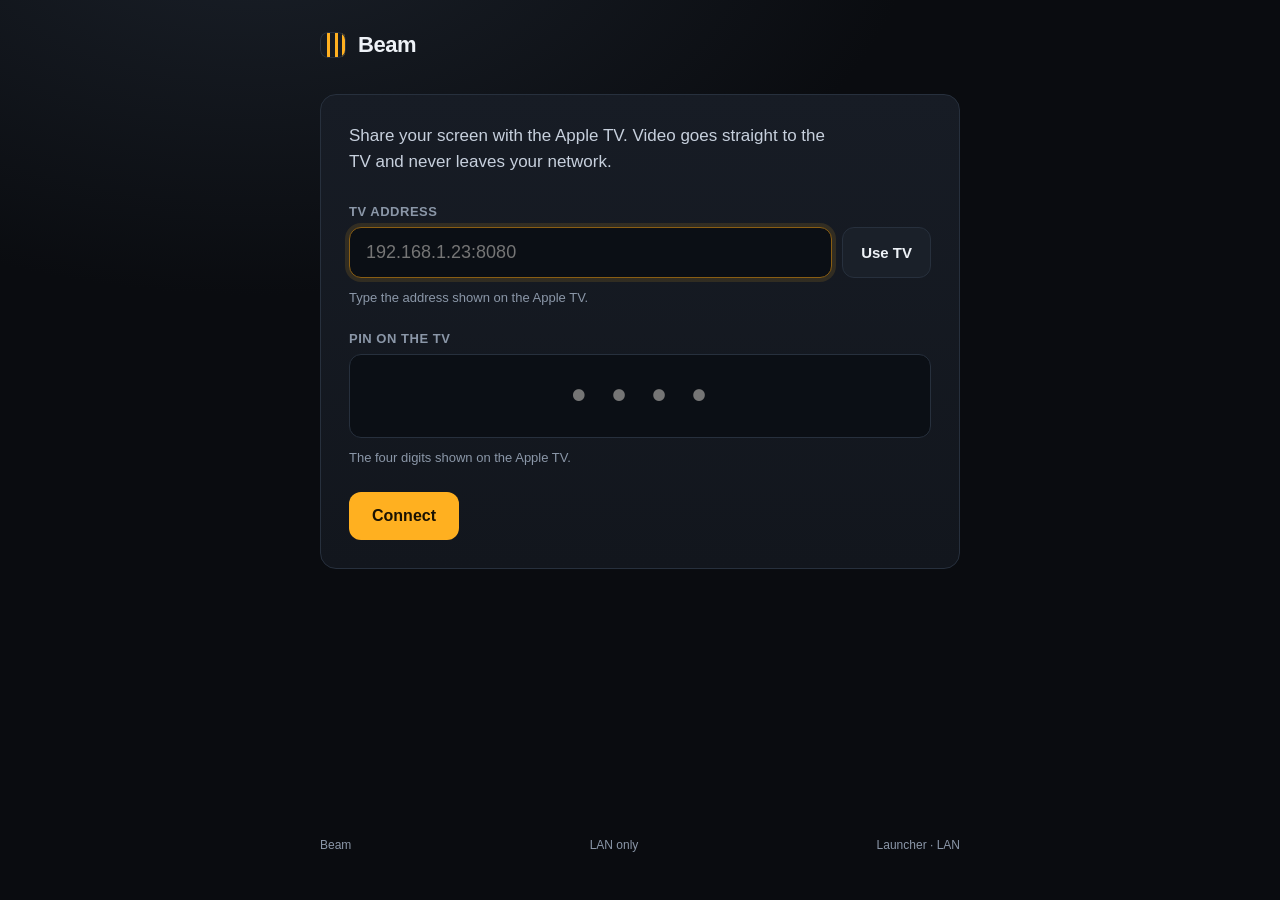
<file: index.html>
<!doctype html>
<html lang="en">
  <head>
    <meta charset="utf-8" />
    <meta name="viewport" content="width=device-width, initial-scale=1" />
    <meta name="color-scheme" content="dark" />
    <meta name="theme-color" content="#0a0c10" />
    <meta name="description" content="Share your screen to Apple TV. Everything stays on your local network." />
    <title>Beam — share your screen</title>
    <link rel="icon" href="./icon.svg" type="image/svg+xml" />
    <link rel="manifest" href="./manifest.webmanifest" />
    <script type="module" crossorigin src="./assets/main-CM1QJWjN.js"></script>
    <link rel="modulepreload" crossorigin href="./assets/styles-BPmNY4_w.js">
    <link rel="stylesheet" crossorigin href="./assets/styles-Ci58jAXy.css">
  </head>
  <body>
    <div id="app">
      <header class="top">
        <div class="brand"><span class="beam-mark" aria-hidden="true"></span> Beam</div>
        <div id="tv-name" class="tv-name"></div>
      </header>

      <main>
        <section id="connect-panel" class="panel">
          <p class="lede">Share your screen with the Apple TV. Video goes straight to the TV and never leaves your network.</p>

          <div id="target-row" class="target-row">
            <label for="tv-address">TV address</label>
            <div class="target-input">
              <input id="tv-address" type="text" inputmode="url" autocomplete="off" spellcheck="false" placeholder="192.168.1.23:8080" />
              <button id="save-target" class="secondary" type="button">Use TV</button>
            </div>
            <p id="target-hint" class="hint"></p>
          </div>

          <div id="pin-row">
            <label for="pin">PIN on the TV</label>
            <input id="pin" class="pin" type="text" inputmode="numeric" autocomplete="one-time-code" maxlength="4" pattern="[0-9]*" placeholder="••••" aria-describedby="pin-hint" />
            <p id="pin-hint" class="hint">The four digits shown on the Apple TV.</p>
          </div>

          <div class="actions">
            <button id="connect" class="primary" type="button">Connect</button>
          </div>
        </section>

        <section id="ready-panel" class="panel" hidden>
          <p class="status-line"><span class="dot ok" aria-hidden="true"></span> Connected to <strong id="ready-tv"></strong></p>

          <div class="quality" role="group" aria-label="Quality">
            <button id="sharp" type="button" data-mode="sharp" aria-pressed="true">
              <span>Sharp</span><small>Text, slides, code</small>
            </button>
            <button id="smooth" type="button" data-mode="smooth" aria-pressed="false">
              <span>Smooth</span><small>Motion and video</small>
            </button>
          </div>

          <button id="share" class="primary big" type="button">Share screen</button>
          <p class="hint">Pick a screen, window or tab in the browser picker.</p>
        </section>

        <section id="sharing-panel" class="panel" hidden>
          <p class="status-line"><span class="dot live" aria-hidden="true"></span> Sharing to <strong id="sharing-tv"></strong></p>
          <dl class="stats">
            <div><dt>Resolution</dt><dd id="stat-resolution">—</dd></div>
            <div><dt>Frame rate</dt><dd id="stat-fps">—</dd></div>
            <div><dt>Bitrate</dt><dd id="stat-mbps">—</dd></div>
            <div><dt>TV decode</dt><dd id="stat-decode">—</dd></div>
          </dl>
          <button id="stop" class="danger" type="button">Stop sharing</button>
          <p class="hint">You can also use the browser's “Stop sharing” bar, or Menu on the remote.</p>
        </section>

        <section id="ended-panel" class="panel" hidden>
          <h2>Session ended</h2>
          <p class="hint" id="ended-reason"></p>
          <div class="actions">
            <button id="again" class="primary" type="button">Start again</button>
            <a id="open-direct" class="button-link secondary" hidden>Open direct connection</a>
          </div>
        </section>

        <div id="error" class="error" role="alert" hidden></div>
        <div id="notice" class="notice" hidden></div>
      </main>

      <footer>
        <span>Beam</span>
        <span>LAN only</span>
        <span id="mode-label"></span>
      </footer>
    </div>

  </body>
</html>
</file>
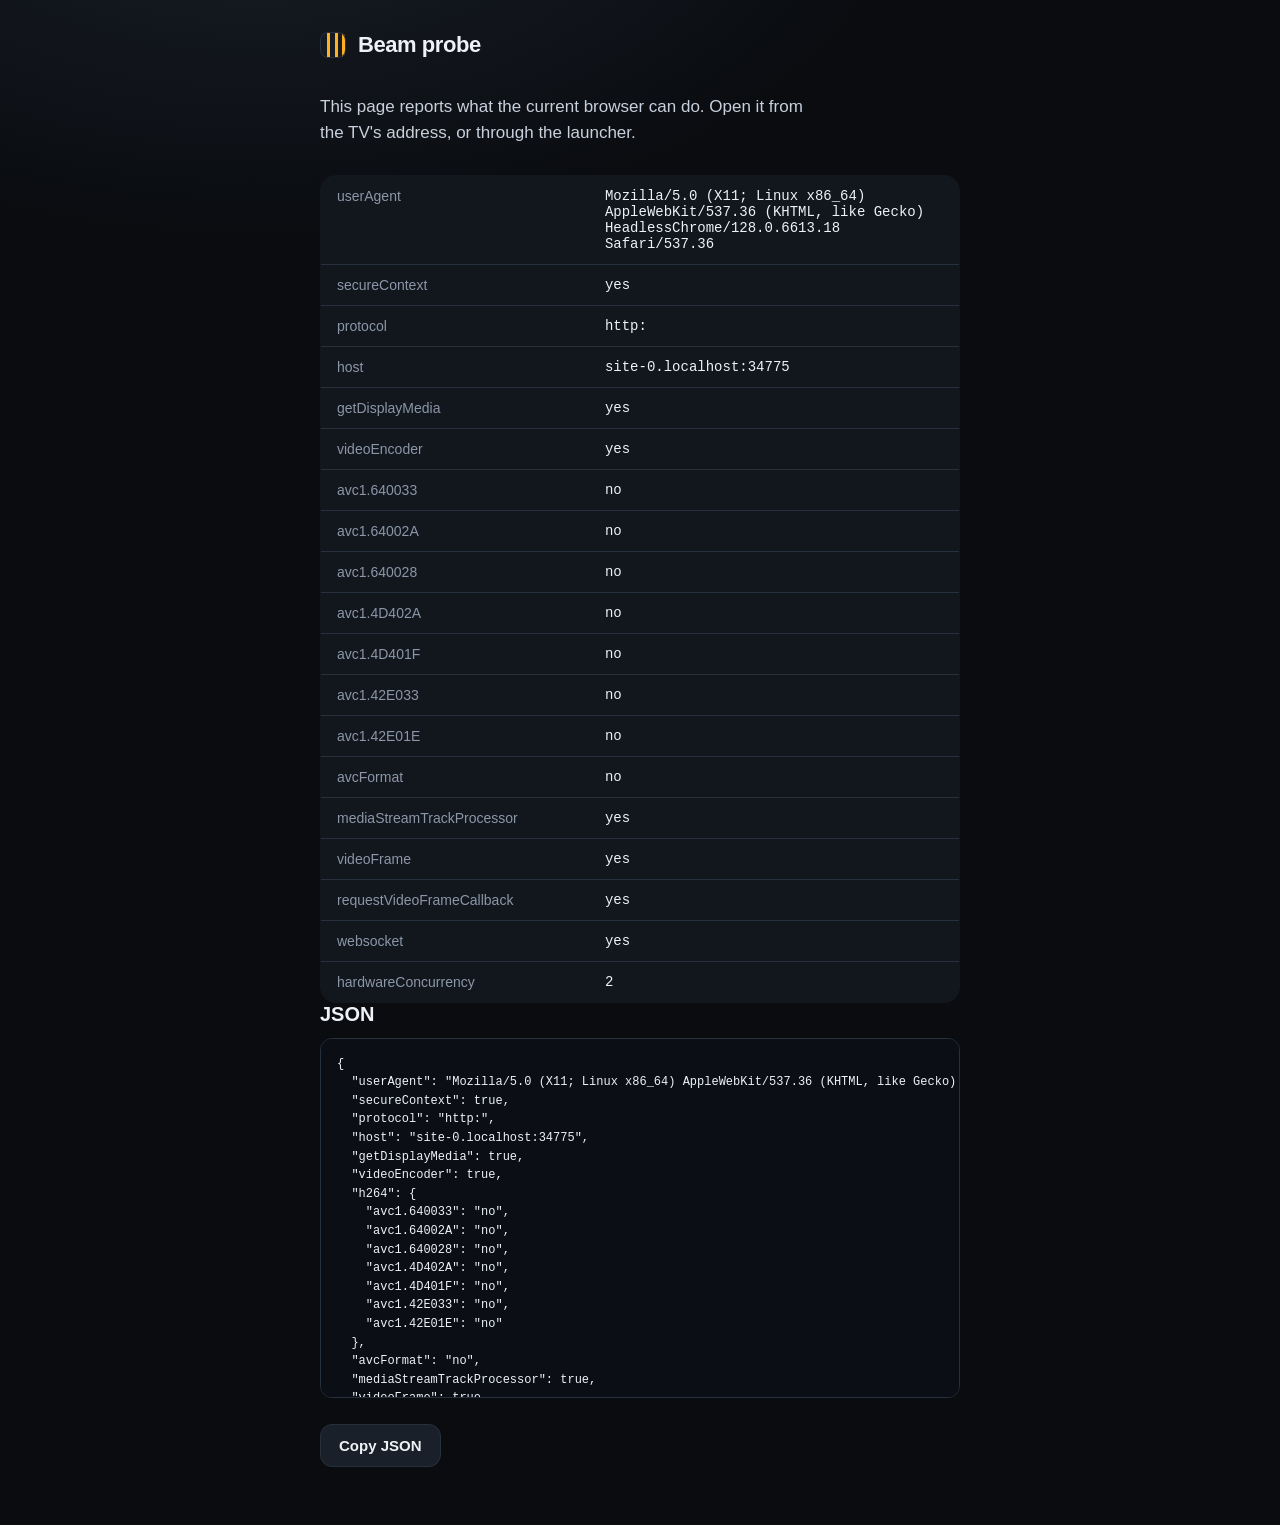
<file: probe.html>
<!doctype html>
<html lang="en">
  <head>
    <meta charset="utf-8" />
    <meta name="viewport" content="width=device-width, initial-scale=1" />
    <meta name="color-scheme" content="dark" />
    <title>Beam — browser probe</title>
    <link rel="icon" href="./icon.svg" type="image/svg+xml" />
    <script type="module" crossorigin src="./assets/probe-BAx-mOum.js"></script>
    <link rel="modulepreload" crossorigin href="./assets/styles-BPmNY4_w.js">
    <link rel="stylesheet" crossorigin href="./assets/styles-Ci58jAXy.css">
  </head>
  <body>
    <div id="app" class="probe-page">
      <header class="top">
        <div class="brand"><span class="beam-mark" aria-hidden="true"></span> Beam probe</div>
      </header>
      <main>
        <p class="lede">This page reports what the current browser can do. Open it from the TV's address, or through the launcher.</p>
        <table class="probe-table">
          <tbody id="probe-results"></tbody>
        </table>
        <h2>JSON</h2>
        <pre id="probe-json" class="probe-json"></pre>
        <button id="copy-probe" class="secondary" type="button">Copy JSON</button>
        <p class="hint" id="copy-hint"></p>
      </main>
    </div>
  </body>
</html>
</file>
<file: assets/styles-Ci58jAXy.css>
:root{--bg:#0a0c10;--panel:#12161d;--panel-2:#171c25;--text:#eef2f7;--muted:#8b97a8;--line:#27303d;--amber:#ffb020;--amber-dim:#8a5e13;--green:#4ade80;--red:#f87171;--blue:#7dd3fc;--radius:16px;--lightningcss-light: ;--lightningcss-dark:initial;color-scheme:dark;font-family:-apple-system,BlinkMacSystemFont,Segoe UI,Roboto,Helvetica,Arial,sans-serif}*{box-sizing:border-box}html,body{background:radial-gradient(1200px 700px at 20% -10%, #1a2029 0%, var(--bg) 55%) no-repeat;min-height:100%;color:var(--text);margin:0}body{justify-content:center;min-height:100vh;padding:32px 20px 48px;display:flex}#app{flex-direction:column;width:100%;max-width:640px;min-height:calc(100vh - 80px);display:flex}.top{justify-content:space-between;align-items:baseline;gap:16px;margin-bottom:36px;display:flex}.brand{letter-spacing:-.02em;align-items:center;gap:12px;font-size:22px;font-weight:700;display:flex}.beam-mark{background:linear-gradient(90deg, transparent 0 28%, var(--amber) 28% 40%, transparent 40% 56%, var(--amber) 56% 68%, transparent 68% 84%, var(--amber) 84% 96%, transparent 96%), #161b23;width:26px;height:26px;box-shadow:inset 0 0 0 1px var(--line);border-radius:8px}.tv-name{color:var(--muted);text-align:right;font-size:14px}main{flex:1}.panel{background:linear-gradient(180deg, var(--panel-2), var(--panel));border:1px solid var(--line);border-radius:var(--radius);padding:28px}.lede{color:#c7d0dd;max-width:52ch;margin:0 0 28px;font-size:17px;line-height:1.55}label{color:var(--muted);letter-spacing:.04em;text-transform:uppercase;margin-bottom:8px;font-size:13px;font-weight:600;display:block}input[type=text]{border:1px solid var(--line);width:100%;color:var(--text);background:#0b0f15;border-radius:12px;outline:none;padding:14px 16px;font-size:18px;transition:border-color .12s,box-shadow .12s}input[type=text]:focus{border-color:var(--amber-dim);box-shadow:0 0 0 4px #ffb0201f}input.pin{letter-spacing:.4em;text-align:center;padding:18px 10px 18px 24px;font-family:ui-monospace,SFMono-Regular,Menlo,Consolas,monospace;font-size:40px}.target-row{margin-bottom:24px}.target-input{gap:10px;display:flex}.target-input input{flex:1}#pin-row{margin-bottom:24px}.hint{color:var(--muted);margin:10px 0 0;font-size:13px;line-height:1.5}.actions{gap:12px;margin-top:8px;display:flex}button{font:inherit;cursor:pointer;border:1px solid #0000;border-radius:12px;transition:transform 80ms,background .12s,border-color .12s}button:active{transform:translateY(1px)}button.primary{background:var(--amber);color:#1a1203;padding:14px 22px;font-size:16px;font-weight:700}button.primary:hover{background:#ffc04d}button.primary.big{width:100%;padding:18px 22px;font-size:18px}button.secondary{border-color:var(--line);color:var(--text);background:#1a2029;padding:0 18px;font-size:15px;font-weight:600}button.secondary:hover{background:#222a36}button.danger{color:#ffb4b4;background:#2a1416;border-color:#58262b;width:100%;padding:14px 22px;font-size:16px;font-weight:700}button.danger:hover{background:#36191c}button:disabled{opacity:.45;cursor:not-allowed}.button-link{border:1px solid var(--line);color:var(--text);background:#1a2029;border-radius:12px;justify-content:center;align-items:center;padding:14px 22px;font-size:16px;font-weight:700;text-decoration:none;display:inline-flex}.button-link:hover{background:#222a36}.status-line{color:#c7d0dd;align-items:center;gap:10px;margin:0 0 24px;font-size:17px;display:flex}.status-line strong{color:var(--text)}.dot{background:var(--muted);border-radius:50%;flex:none;width:10px;height:10px}.dot.ok{background:var(--green);box-shadow:0 0 0 4px #4ade801f}.dot.live{background:var(--red);animation:1.6s ease-in-out infinite pulse;box-shadow:0 0 0 4px #f8717124}@keyframes pulse{50%{opacity:.45}}.quality{grid-template-columns:1fr 1fr;gap:10px;margin-bottom:22px;display:grid}.quality button{border-color:var(--line);color:var(--muted);text-align:left;background:#0b0f15;padding:16px}.quality button span{color:var(--text);margin-bottom:4px;font-size:16px;font-weight:650;display:block}.quality button small{font-size:12px}.quality button[aria-pressed=true]{border-color:var(--amber-dim);box-shadow:inset 0 0 0 1px var(--amber-dim);background:#1b1609}.quality button[aria-pressed=true] span{color:var(--amber)}.stats{grid-template-columns:1fr 1fr;gap:12px;margin:0 0 22px;display:grid}.stats div{border:1px solid var(--line);background:#0b0f15;border-radius:12px;padding:14px 16px}.stats dt{color:var(--muted);letter-spacing:.04em;text-transform:uppercase;margin-bottom:6px;font-size:12px}.stats dd{margin:0;font-family:ui-monospace,SFMono-Regular,Menlo,Consolas,monospace;font-size:18px}.error,.notice{border-radius:12px;margin-top:18px;padding:14px 16px;font-size:14px;line-height:1.5}.error{color:#ffc2c2;background:#2a1416;border:1px solid #58262b}.notice{color:#b7e2fb;background:#101a22;border:1px solid #244152}.notice button,.error button{border-color:var(--line);color:var(--text);background:#1a2029;margin-top:10px;margin-right:8px;padding:9px 14px;font-size:13px;font-weight:600}h2{margin:0 0 10px;font-size:20px}footer{color:var(--muted);justify-content:space-between;gap:12px;padding-top:28px;font-size:12px;display:flex}.probe-page{max-width:760px}.probe-table{border-collapse:collapse;background:var(--panel);border:1px solid var(--line);border-radius:var(--radius);width:100%;overflow:hidden}.probe-table td{border-bottom:1px solid var(--line);vertical-align:top;padding:12px 16px;font-size:14px}.probe-table tr:last-child td{border-bottom:0}.probe-table td:first-child{color:var(--muted);width:42%}.probe-table td:last-child{word-break:break-word;font-family:ui-monospace,SFMono-Regular,Menlo,Consolas,monospace}.probe-json{border:1px solid var(--line);background:#0b0f15;border-radius:12px;max-height:360px;padding:16px;font-size:12px;line-height:1.55;overflow:auto}.probe-page .secondary{margin-top:14px;padding:12px 18px}@media (max-width:520px){body{padding:20px 14px 32px}.panel{padding:22px 18px}input.pin{font-size:32px}.stats,.quality{grid-template-columns:1fr}.target-input{flex-direction:column}.target-input button{padding:12px 18px}}.capture-video{opacity:.001;pointer-events:none;width:2px;height:2px;position:fixed;bottom:0;left:0}.capture-canvas{border:1px solid var(--line);opacity:.85;pointer-events:none;border-radius:8px;width:240px;height:135px;position:fixed;bottom:16px;right:16px}
</file>
